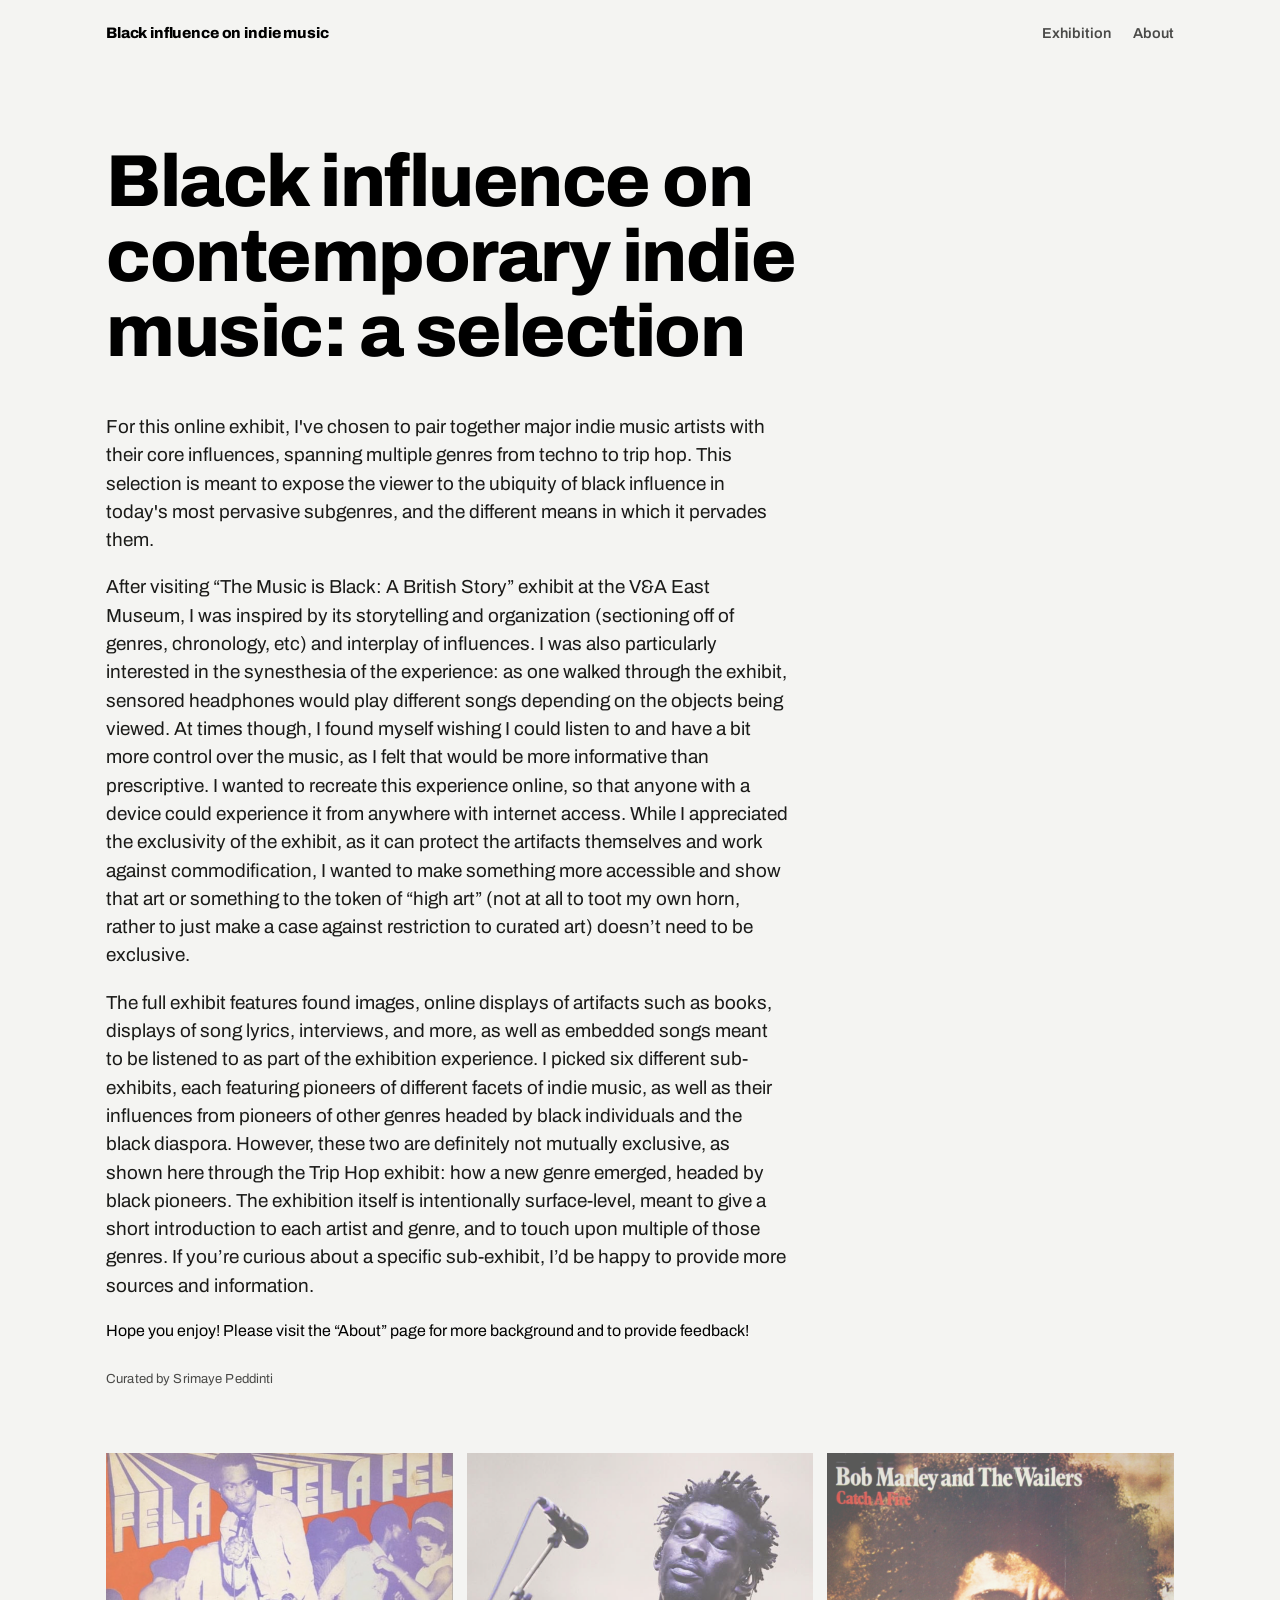
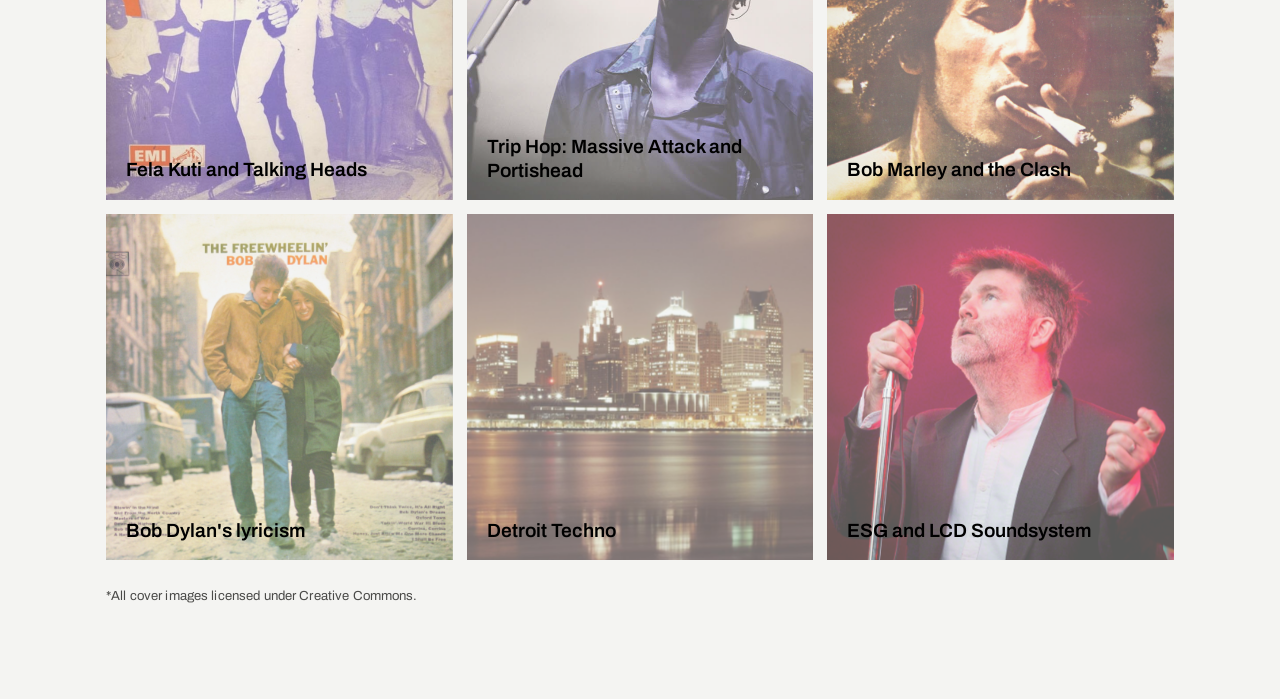
<file: index.html>
<!DOCTYPE html>
<html lang="en">
<head>
  <meta charset="UTF-8" />
  <meta name="viewport" content="width=device-width, initial-scale=1.0" />
  <title>Black influence on contemporary indie music: a selection</title>

  <link rel="preconnect" href="https://fonts.googleapis.com" />
  <link rel="preconnect" href="https://fonts.gstatic.com" crossorigin />
  <link href="https://fonts.googleapis.com/css2?family=Archivo:wght@400;500;600;800&display=swap" rel="stylesheet" />

  <link rel="stylesheet" href="index.css" />
</head>

<body>
  <nav class="nav">
    <a class="nav__brand" href="index.html">Black influence on indie music</a>
    <div class="nav__links">
      <a href="index.html">Exhibition</a>
      <a href="about.html">About</a>
    </div>
  </nav>
  <div class="wrap">

    <header class="masthead">
      <h1>Black influence on contemporary indie music: a selection</h1>

      <p class="lede">
        For this online exhibit, I've chosen to pair together major indie music
        artists with their core influences, spanning multiple genres from techno
        to trip hop. This selection is meant to expose the viewer to the ubiquity
        of black influence in today's most pervasive subgenres, and the different
        means in which it pervades them.
      </p>

      <p class="lede">
        After visiting “The Music is Black: A British Story” exhibit at the V&A East Museum, I was inspired by its storytelling and organization (sectioning off of genres, chronology, etc) and interplay of influences. I was also particularly interested in the synesthesia of the experience: as one walked through the exhibit, sensored headphones would play different songs depending on the objects being viewed. At times though, I found myself wishing I could listen to and have a bit more control over the music, as I felt that would be more informative than prescriptive. I wanted to recreate this experience online, so that anyone with a device could experience it from anywhere with internet access. While I appreciated the exclusivity of the exhibit, as it can protect the artifacts themselves and work against commodification, I wanted to make something more accessible and show that art or something to the token of “high art” (not at all to toot my own horn, rather to just make a case against restriction to curated art) doesn’t need to be exclusive.  
      </p>

      <p class="lede">
      The full exhibit features found images, online displays of artifacts such as books, displays of song lyrics, interviews, and more, as well as embedded songs meant to be listened to 
        as part of the exhibition experience. 

      I picked six different sub-exhibits, each featuring pioneers of different facets of indie music, as well as their influences from pioneers of other genres headed by black individuals and the black diaspora. However, these two are definitely not mutually exclusive, as shown here through the Trip Hop exhibit: how a new genre emerged, headed by black pioneers.

      The exhibition itself is intentionally surface-level, meant to give a short introduction to each artist and genre, and to touch upon multiple of those genres. If you’re curious about a specific sub-exhibit, I’d be happy to provide more sources and information.

      </p>

      <p class="lede">

      </p>
      Hope you enjoy! Please visit the “About” page for more background and to provide feedback! 
      <p class="credit">Curated by Srimaye Peddinti</p>
      
    </header>

    <main>
      <!--
        To use a real photo, change the --img value from the placeholder gradient to:
            --img: url('images/your-photo.jpg')
      -->
      <div class="grid">

        <a class="tile"
           href="fela-kuti-talking-heads.html"
           style="--img: url('images/fela_kuti.jpg');">
          <span class="tile__media"></span>
          <span class="tile__caption">Fela Kuti and Talking Heads</span>
        </a>

        <a class="tile"
           href="trip-hop.html"
           style="--img: url('images/massive_attack.jpg');">
          <span class="tile__media"></span>
          <span class="tile__caption">Trip Hop: Massive Attack and Portishead</span>
        </a>

        <a class="tile"
           href="bob-marley-the-clash.html"
           style="--img: url('images/marley.jpg');">
          <span class="tile__media"></span>
          <span class="tile__caption">Bob Marley and the Clash</span>
        </a>

        <a class="tile"
           href="bob-dylan.html"
           style="--img: url('images/bobdylan.jpg');">
          <span class="tile__media"></span>
          <span class="tile__caption">Bob Dylan's lyricism</span>
        </a>

        <a class="tile"
           href="detroit-techno.html"
           style="--img: url('images/detroit.jpg');">
          <span class="tile__media"></span>
          <span class="tile__caption">Detroit Techno</span>
        </a>

        <a class="tile"
           href="lcd-soundsystem.html"
           style="--img: url('images/lcdsoundsystem.jpg');">
          <span class="tile__media"></span>
          <span class="tile__caption">ESG and LCD Soundsystem</span>
        </a>

      </div>
      <p class="credit">*All cover images licensed under Creative Commons.</p>
    </main>

  </div>
</body>
</html>
</file>
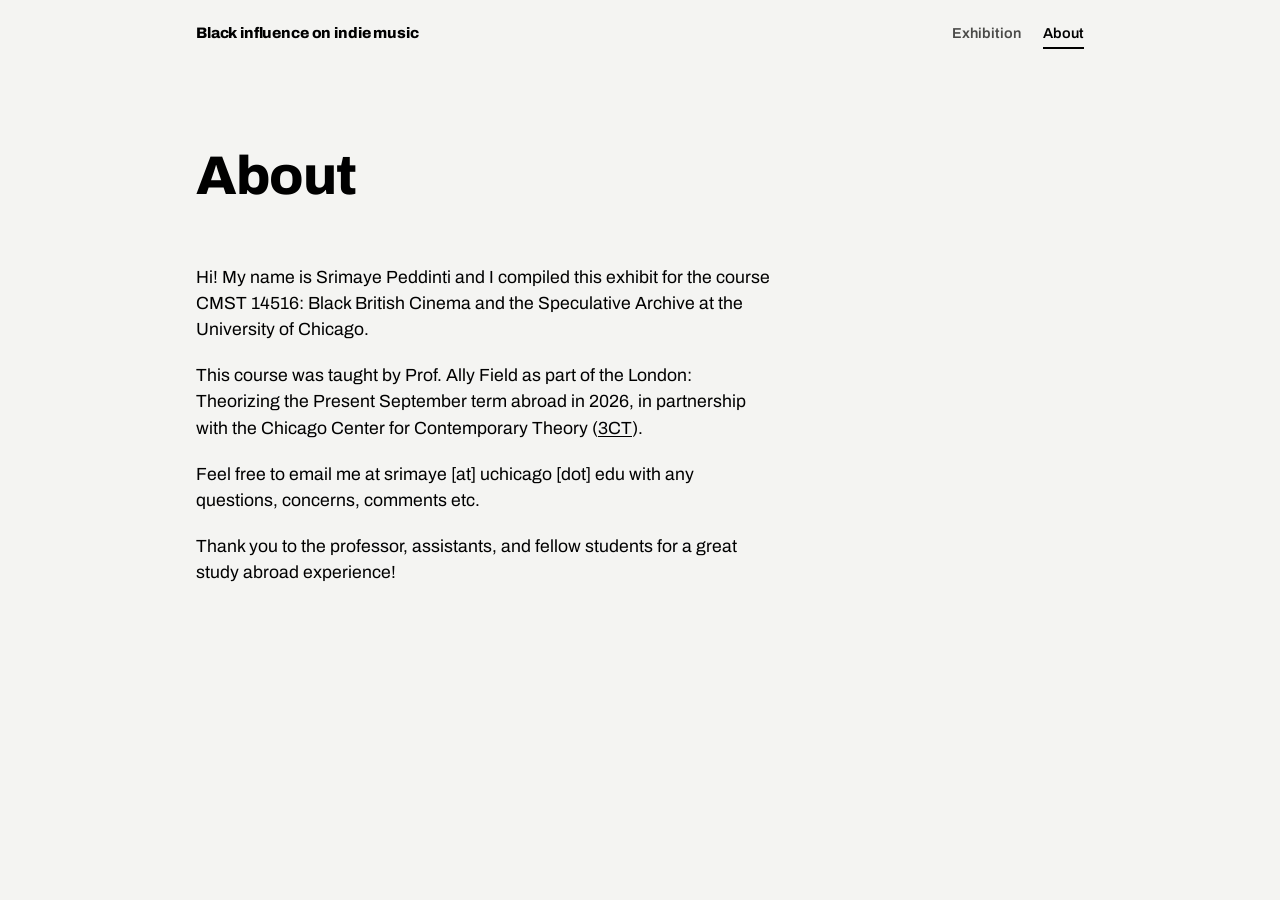
<file: about.html>
<!DOCTYPE html>
<html lang="en">
<head>
  <meta charset="UTF-8" />
  <meta name="viewport" content="width=device-width, initial-scale=1.0" />
  <title>About — Black influence on contemporary indie music</title>

  <link rel="preconnect" href="https://fonts.googleapis.com" />
  <link rel="preconnect" href="https://fonts.gstatic.com" crossorigin />
  <link href="https://fonts.googleapis.com/css2?family=Archivo:wght@400;500;600;800&display=swap" rel="stylesheet" />

  <link rel="stylesheet" href="index.css" />
</head>

<body class="exhibit-page">

  <nav class="nav">
    <a class="nav__brand" href="index.html">Black influence on indie music</a>
    <div class="nav__links">
      <a href="index.html">Exhibition</a>
      <a href="about.html" aria-current="page">About</a>
    </div>
  </nav>

  <div class="wrap">
    <header class="exhibit-head">
      <h1>About</h1>
    </header>

    <div class="prose">
      <p>
        Hi! My name is Srimaye Peddinti and I compiled this exhibit for the course
        CMST 14516: Black British Cinema and the Speculative Archive at the
        University of Chicago.
      </p>
      <p>
        This course was taught by Prof. Ally Field as part of the London:
        Theorizing the Present September term abroad in 2026, in partnership with
        the Chicago Center for Contemporary Theory
        (<a href="https://ccct.uchicago.edu/">3CT</a>).
      </p>
      <p>
        Feel free to email me at srimaye [at] uchicago [dot] edu with any
        questions, concerns, comments etc.
      </p>
      <p>
        Thank you to the professor, assistants, and fellow students for a great
        study abroad experience!
      </p>
    </div>
  </div>

</body>
</html>
</file>
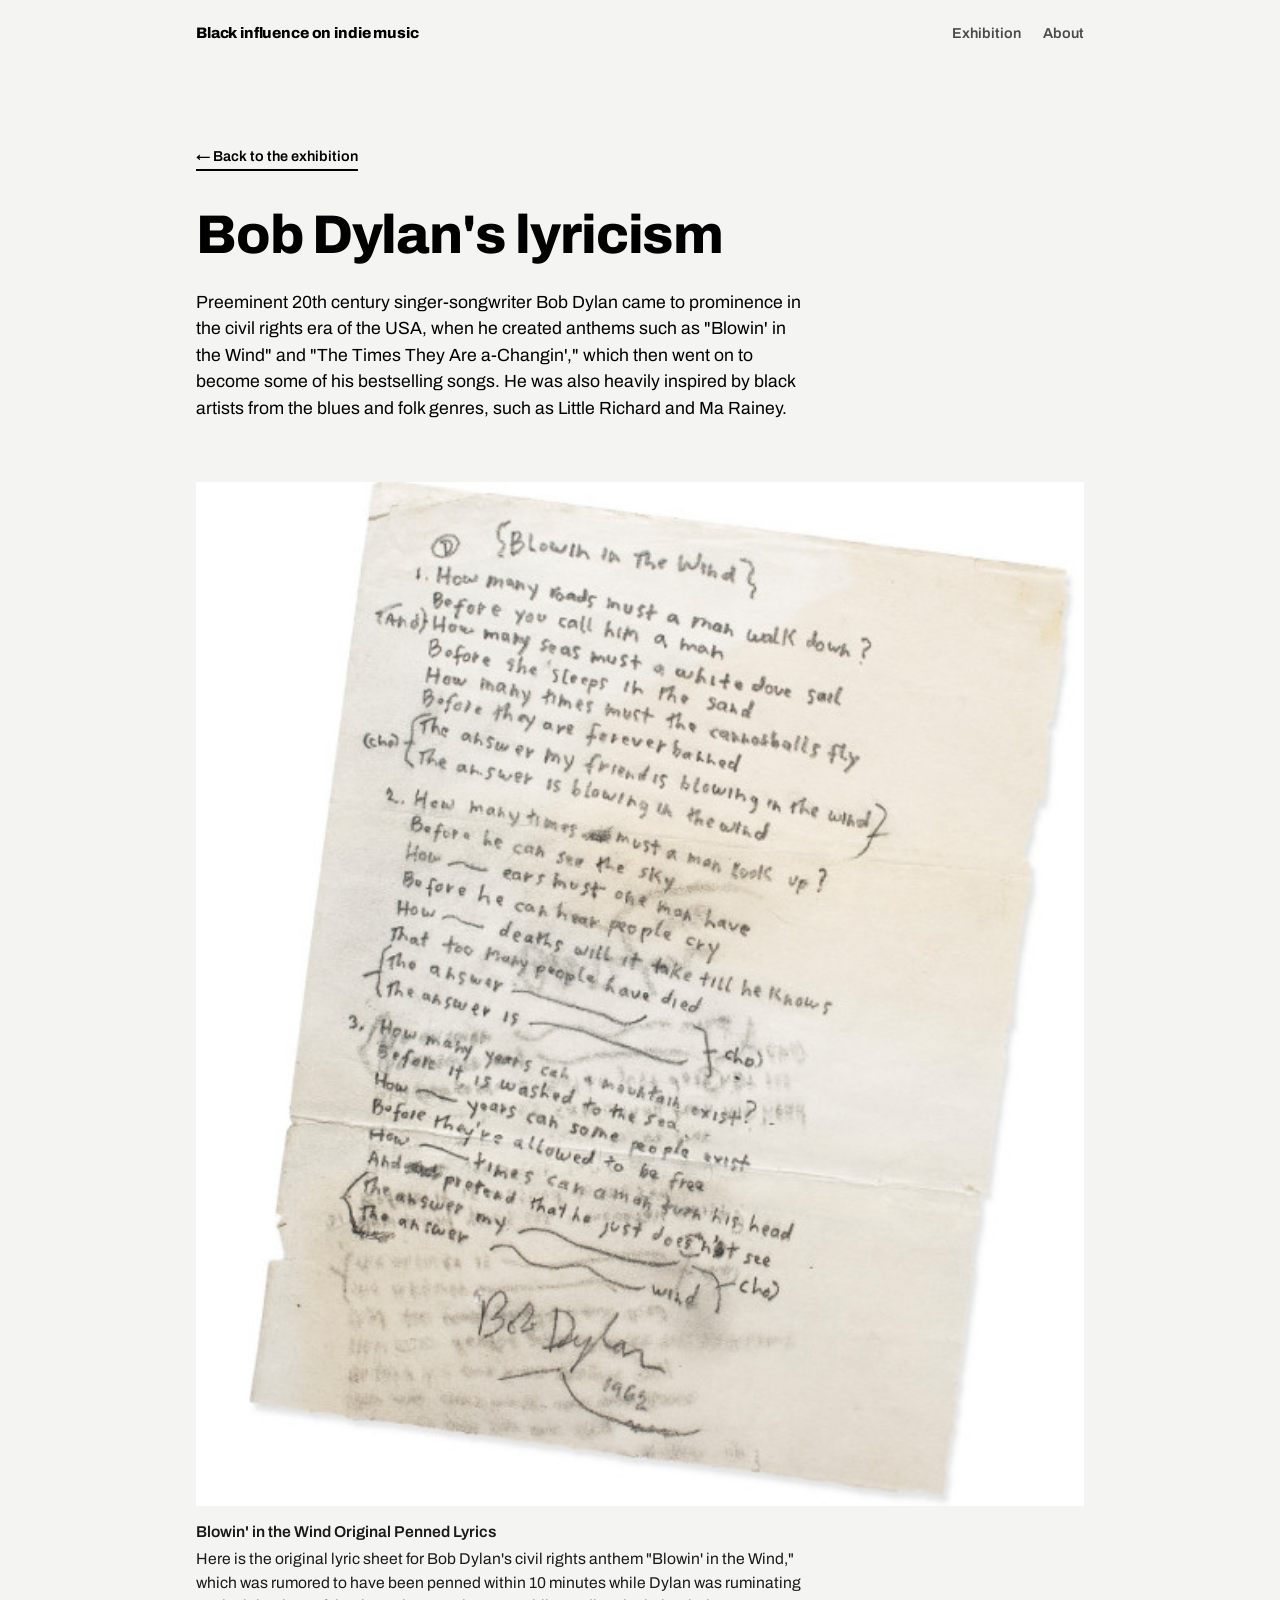
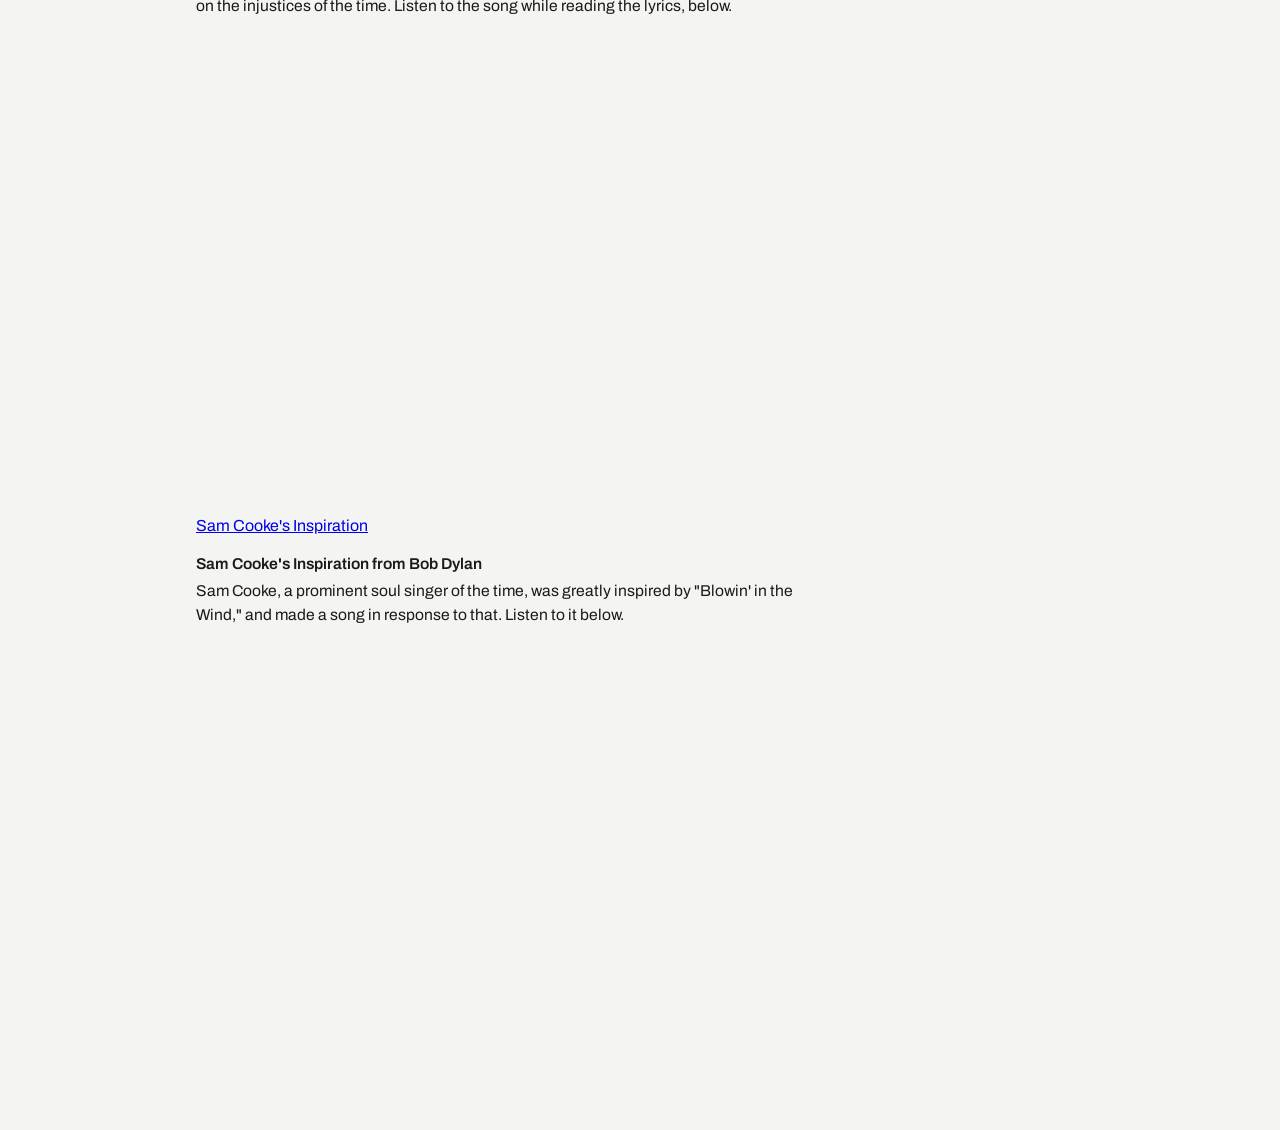
<file: bob-dylan.html>
<!DOCTYPE html>
<html lang="en">
<head>
  <meta charset="UTF-8" />
  <meta name="viewport" content="width=device-width, initial-scale=1.0" />
  <!-- EDIT ME: set the pairing name -->
  <title>Bob Dylan's lyricism — Black influence on contemporary indie music</title>

  <link rel="preconnect" href="https://fonts.googleapis.com" />
  <link rel="preconnect" href="https://fonts.gstatic.com" crossorigin />
  <link href="https://fonts.googleapis.com/css2?family=Archivo:wght@400;500;600;800&display=swap" rel="stylesheet" />

  <link rel="stylesheet" href="index.css" />
</head>

<!-- the class here narrows the page width for reading -->
<body class="exhibit-page">
  <nav class="nav">
    <a class="nav__brand" href="index.html">Black influence on indie music</a>
    <div class="nav__links">
      <a href="index.html">Exhibition</a>
      <a href="about.html">About</a>
    </div>
  </nav>
  <div class="wrap">

    <a class="back" href="index.html">← Back to the exhibition</a>

    <header class="exhibit-head">
      <!-- EDIT ME -->
      <h1>Bob Dylan's lyricism</h1>
      <p>
        Preeminent 20th century singer-songwriter Bob Dylan came to prominence in the civil rights era of the USA, when he created anthems
        such as "Blowin' in the Wind" and "The Times They Are a-Changin'," which then went on to become some of his bestselling songs.
        He was also heavily inspired by black artists from the blues and folk genres, such as Little Richard and Ma Rainey.
      </p>
    </header>

    <div class="artifacts">

      <figure>
        <!-- Replace with:  <img src="images/artifact-1.jpg" alt="description"> -->
        <img src="images/blowinwind.jpg" alt="Blowin' in the Wind Original Penned Lyrics">
        <figcaption>
          <span class="cap-title">Blowin' in the Wind Original Penned Lyrics</span>
          Here is the original lyric sheet for Bob Dylan's civil rights anthem "Blowin' in the Wind," which was rumored to have been
          penned within 10 minutes while Dylan was ruminating on the injustices of the time. Listen to the song while reading the lyrics, below.
        </figcaption>
      </figure>
      <iframe data-testid="embed-iframe" style="border-radius:12px" src="https://open.spotify.com/embed/track/18GiV1BaXzPVYpp9rmOg0E?utm_source=generator&si=6e4f66c5276841d2" width="100%" height="352" frameBorder="0" allowfullscreen="" allow="autoplay; clipboard-write; encrypted-media; fullscreen; picture-in-picture" loading="lazy"></iframe>
      
      
      <figure>
        <a href="https://www.npr.org/2014/02/01/268995033/sam-cooke-and-the-song-that-almost-scared-him">Sam Cooke's Inspiration</a>
        <figcaption>
          <span class="cap-title">Sam Cooke's Inspiration from Bob Dylan</span>
          Sam Cooke, a prominent soul singer of the time, was greatly inspired by "Blowin' in the Wind," and made a song in response to that.
          Listen to it below.
        </figcaption>
      </figure>
      <iframe data-testid="embed-iframe" style="border-radius:12px" src="https://open.spotify.com/embed/track/0YfOnJWqmAKaUvEL1QcNop?utm_source=generator&si=0b293d1193294d7c" width="100%" height="352" frameBorder="0" allowfullscreen="" allow="autoplay; clipboard-write; encrypted-media; fullscreen; picture-in-picture" loading="lazy"></iframe>


    </div>

  </div>
</body>
</html>
</file>
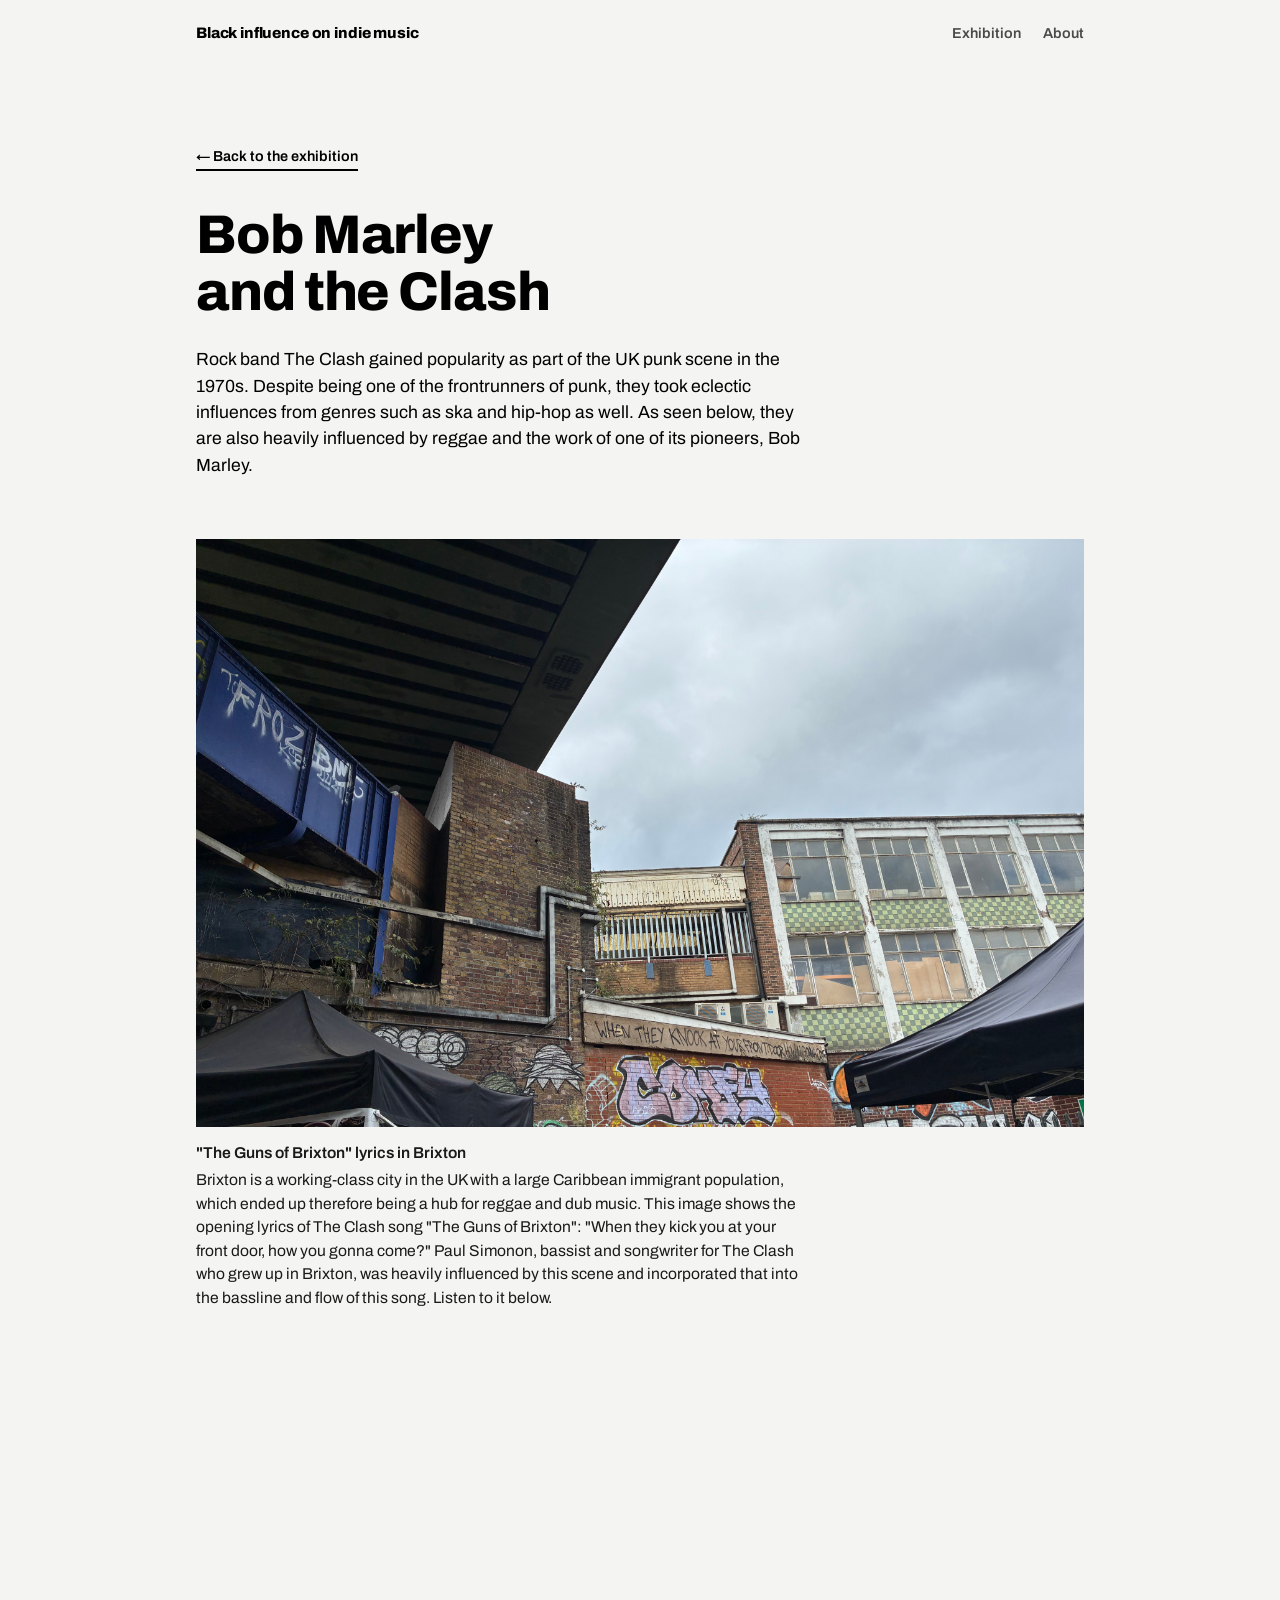
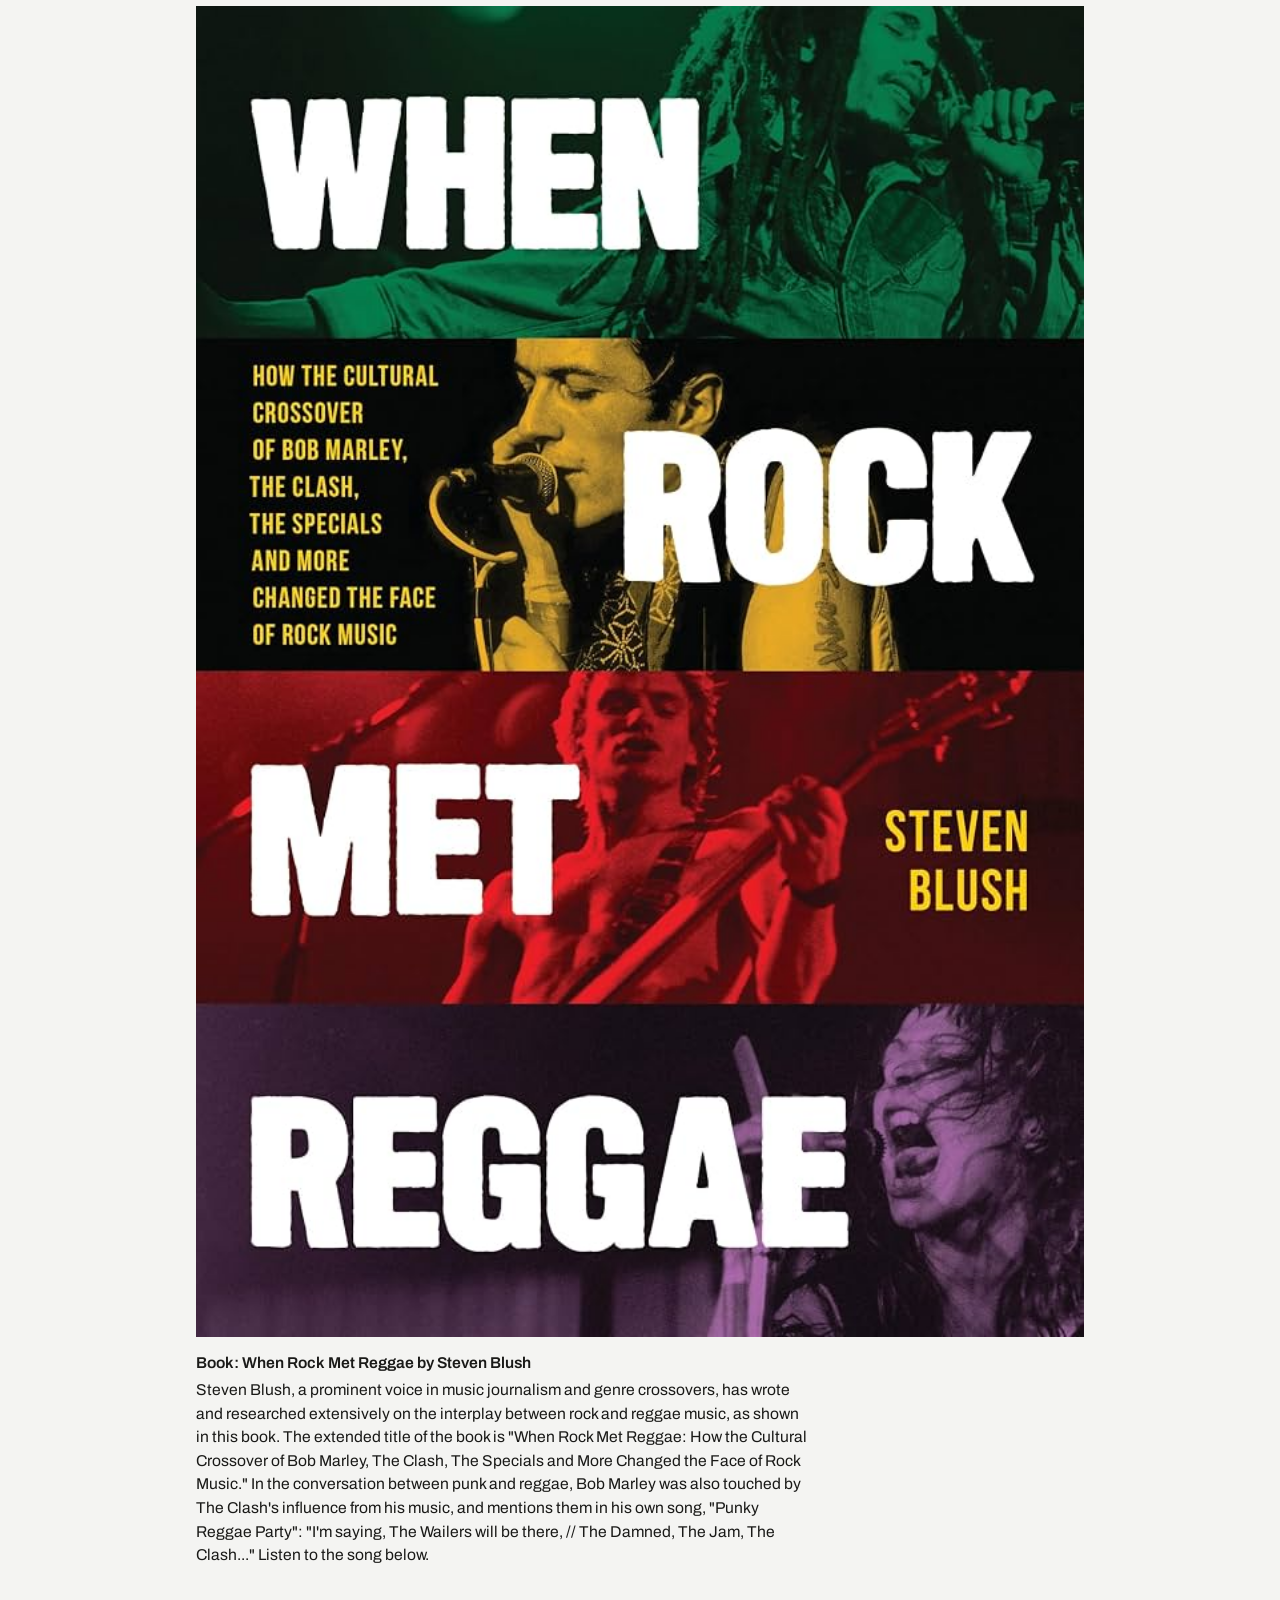
<file: bob-marley-the-clash.html>
<!DOCTYPE html>
<html lang="en">
<head>
  <meta charset="UTF-8" />
  <meta name="viewport" content="width=device-width, initial-scale=1.0" />
  <!-- EDIT ME: set the pairing name -->
  <title>Bob Marley and the Clash - Black influence on contemporary indie music</title>

  <link rel="preconnect" href="https://fonts.googleapis.com" />
  <link rel="preconnect" href="https://fonts.gstatic.com" crossorigin />
  <link href="https://fonts.googleapis.com/css2?family=Archivo:wght@400;500;600;800&display=swap" rel="stylesheet" />

  <link rel="stylesheet" href="index.css" />
</head>

<!-- the class here narrows the page width for reading -->
<body class="exhibit-page">
  <nav class="nav">
    <a class="nav__brand" href="index.html">Black influence on indie music</a>
    <div class="nav__links">
      <a href="index.html">Exhibition</a>
      <a href="about.html">About</a>
    </div>
  </nav>
  <div class="wrap">

    <a class="back" href="index.html">← Back to the exhibition</a>

    <header class="exhibit-head">
      <h1>Bob Marley and the Clash</h1>
      <p>
        Rock band The Clash gained popularity as part of the UK punk scene in the 1970s. 
        Despite being one of the frontrunners of punk, they took eclectic influences from genres such as ska and hip-hop as well. 
        As seen below, they are also heavily influenced by reggae and the work of one of its pioneers, Bob Marley.
      </p>
    </header>

    <div class="artifacts">

      <figure>
        <!-- Replace with:  <img src="images/artifact-1.jpg" alt="description"> -->
        <img src="images/IMG_0646.jpeg" alt="The Clash song 'The Guns of Brixton' lyrics written on Brixton building">
        <figcaption>
          <span class="cap-title">"The Guns of Brixton" lyrics in Brixton</span>
          Brixton is a working-class city in the UK with a large Caribbean immigrant population, which ended up therefore being a 
          hub for reggae and dub music. This image shows the opening lyrics of The Clash song "The Guns of Brixton": 
          "When they kick you at your front door, how you gonna come?" 
          
          Paul Simonon, bassist and songwriter for The Clash who grew up in Brixton, was heavily influenced by this
          scene and incorporated that into the bassline and flow of this song. Listen to it below.
        </figcaption>
      </figure>
      <iframe data-testid="embed-iframe" style="border-radius:12px" src="https://open.spotify.com/embed/track/1d0RJmZXAncCnTYHFlhaj4?utm_source=generator&si=a2ae1f7d195f433e" width="100%" height="152" frameBorder="0" allowfullscreen="" allow="autoplay; clipboard-write; encrypted-media; fullscreen; picture-in-picture" loading="lazy"></iframe>
      
      <figure>
        <img src="images/rockmetreggae.jpg" alt="Book: When Rock Met Reggae">        
        <figcaption>
          <span class="cap-title">Book: When Rock Met Reggae by Steven Blush</span>
          Steven Blush, a prominent voice in music journalism and genre crossovers, has wrote and researched extensively on the interplay
          between rock and reggae music, as shown in this book. The extended title of the book is "When Rock Met Reggae: How the Cultural Crossover of Bob Marley, The Clash, The Specials and More Changed the Face of Rock Music."
          In the conversation between punk and reggae, Bob Marley was also touched by The Clash's influence from his music, and mentions them in his own song,
          "Punky Reggae Party": "I'm saying, The Wailers will be there, // The Damned, The Jam, The Clash..." Listen to the song below.
        </figcaption>
      </figure>
      <iframe data-testid="embed-iframe" style="border-radius:12px" src="https://open.spotify.com/embed/track/1WgOedf4pKmgepml1CMW6o?utm_source=generator&si=89748b076828499e" width="100%" height="152" frameBorder="0" allowfullscreen="" allow="autoplay; clipboard-write; encrypted-media; fullscreen; picture-in-picture" loading="lazy"></iframe>


    </div>

  </div>
</body>
</html>
</file>
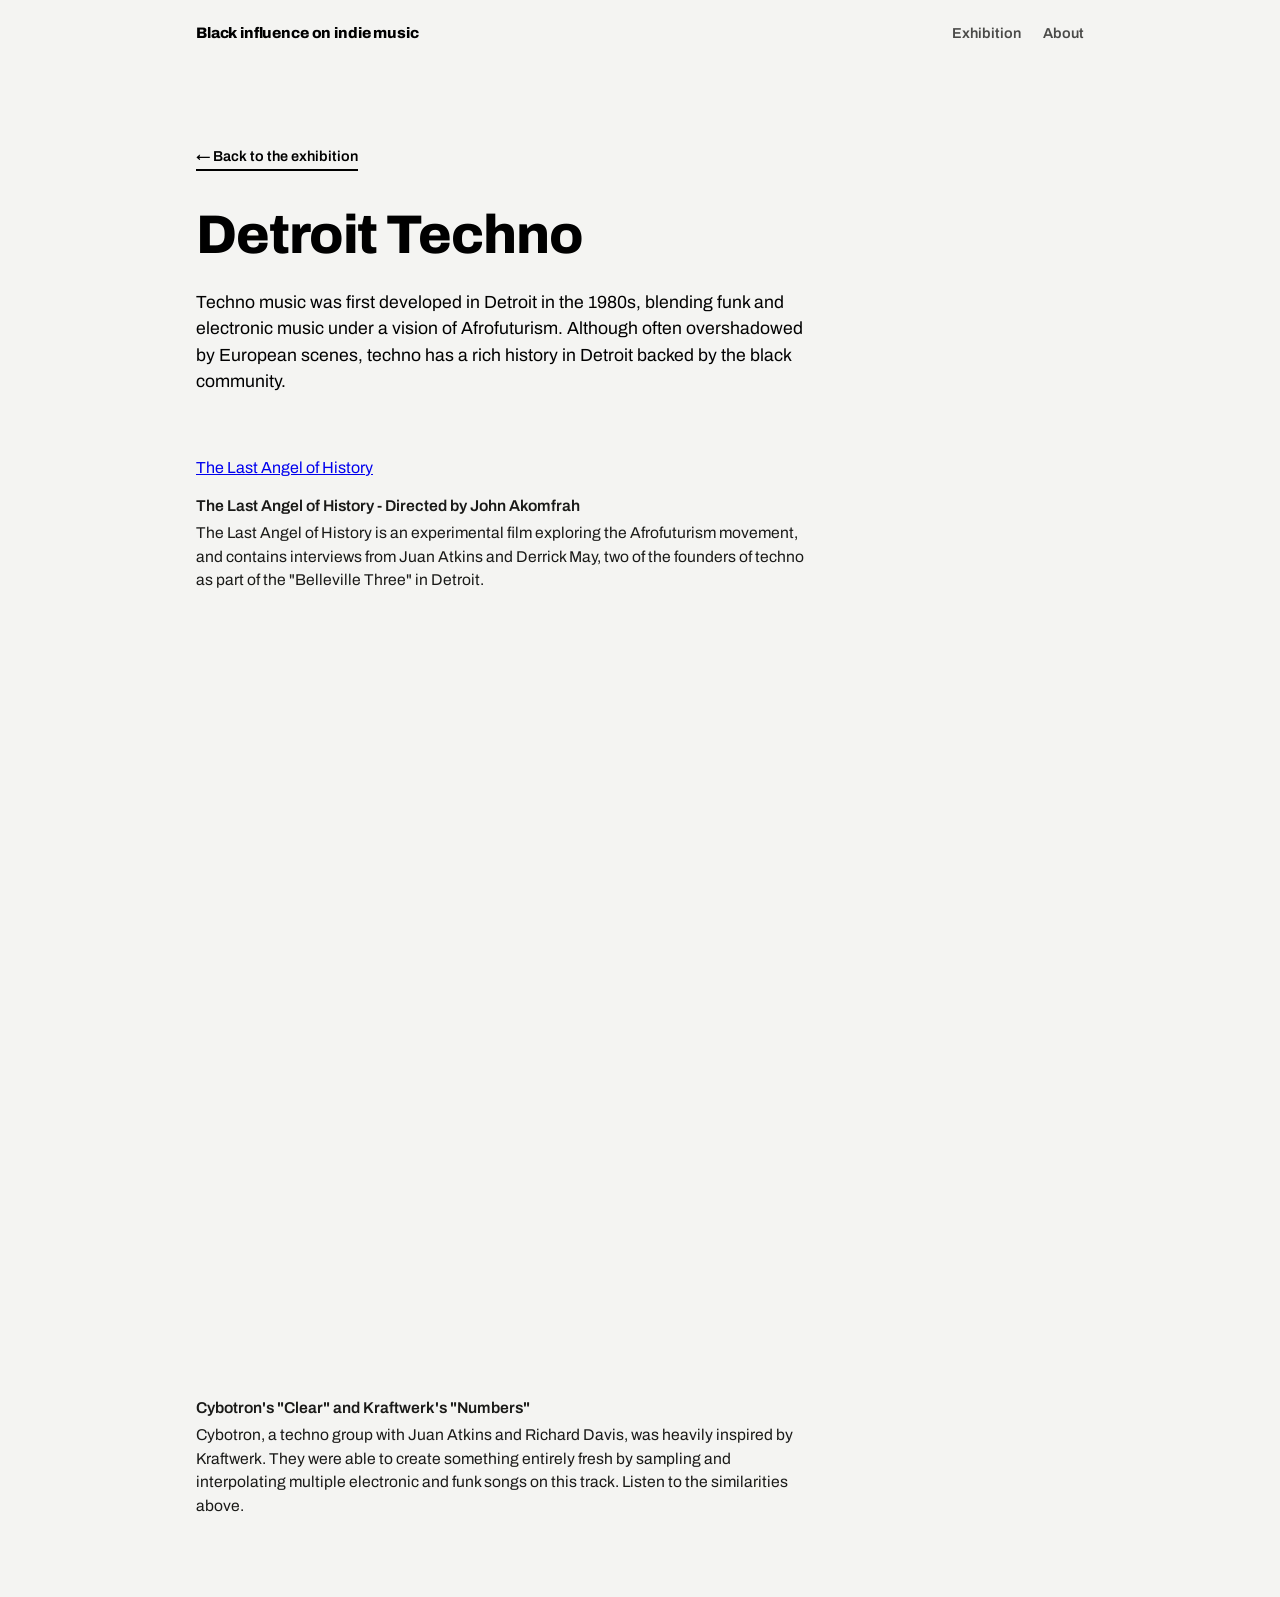
<file: detroit-techno.html>
<!DOCTYPE html>
<html lang="en">
<head>
  <meta charset="UTF-8" />
  <meta name="viewport" content="width=device-width, initial-scale=1.0" />
  <!-- EDIT ME: set the pairing name -->
  <title>Detroit Techno — Black influence on contemporary indie music</title>

  <link rel="preconnect" href="https://fonts.googleapis.com" />
  <link rel="preconnect" href="https://fonts.gstatic.com" crossorigin />
  <link href="https://fonts.googleapis.com/css2?family=Archivo:wght@400;500;600;800&display=swap" rel="stylesheet" />

  <link rel="stylesheet" href="index.css" />
</head>

<!-- the class here narrows the page width for reading -->
<body class="exhibit-page">
  <nav class="nav">
    <a class="nav__brand" href="index.html">Black influence on indie music</a>
    <div class="nav__links">
      <a href="index.html">Exhibition</a>
      <a href="about.html">About</a>
    </div>
  </nav>
  <div class="wrap">

    <a class="back" href="index.html">← Back to the exhibition</a>

    <header class="exhibit-head">
      <!-- EDIT ME -->
      <h1>Detroit Techno</h1>
      <p>
        Techno music was first developed in Detroit in the 1980s, blending funk and electronic music under a vision of Afrofuturism.
        Although often overshadowed by European scenes, techno has a rich history in Detroit backed by the black community.
      </p>
    </header>

    <div class="artifacts">

      <figure>
        <a href="https://uchicago.hosted.panopto.com/Panopto/Pages/Viewer.aspx?id=aba5e1ee-9ec9-4805-aa3a-b4640132f510">The Last Angel of History</a>
        <figcaption>
          <span class="cap-title">The Last Angel of History - Directed by John Akomfrah</span>
          The Last Angel of History is an experimental film exploring the Afrofuturism movement, and contains interviews from Juan Atkins and Derrick May,
          two of the founders of techno as part of the "Belleville Three" in Detroit.
        </figcaption>
      </figure>

      <figure>
        <iframe data-testid="embed-iframe" style="border-radius:12px" src="https://open.spotify.com/embed/track/2SAxKE5inx2L97qM3rfrr5?utm_source=generator&si=f5e1b900be5c4ad3" width="100%" height="352" frameBorder="0" allowfullscreen="" allow="autoplay; clipboard-write; encrypted-media; fullscreen; picture-in-picture" loading="lazy"></iframe>
        <iframe data-testid="embed-iframe" style="border-radius:12px" src="https://open.spotify.com/embed/track/7l6zV8bdJs6LtYMdjAn2BJ?utm_source=generator&si=927ecd7aae6f4d48" width="100%" height="352" frameBorder="0" allowfullscreen="" allow="autoplay; clipboard-write; encrypted-media; fullscreen; picture-in-picture" loading="lazy"></iframe>
        <figcaption>
          <span class="cap-title">Cybotron's "Clear" and Kraftwerk's "Numbers"</span>
          Cybotron, a techno group with Juan Atkins and Richard Davis, was heavily inspired by Kraftwerk. 
          They were able to create something entirely fresh by sampling and interpolating multiple electronic and funk songs on this track.
          Listen to the similarities above.
        </figcaption>
      </figure>

    </div>

  </div>
</body>
</html>
</file>
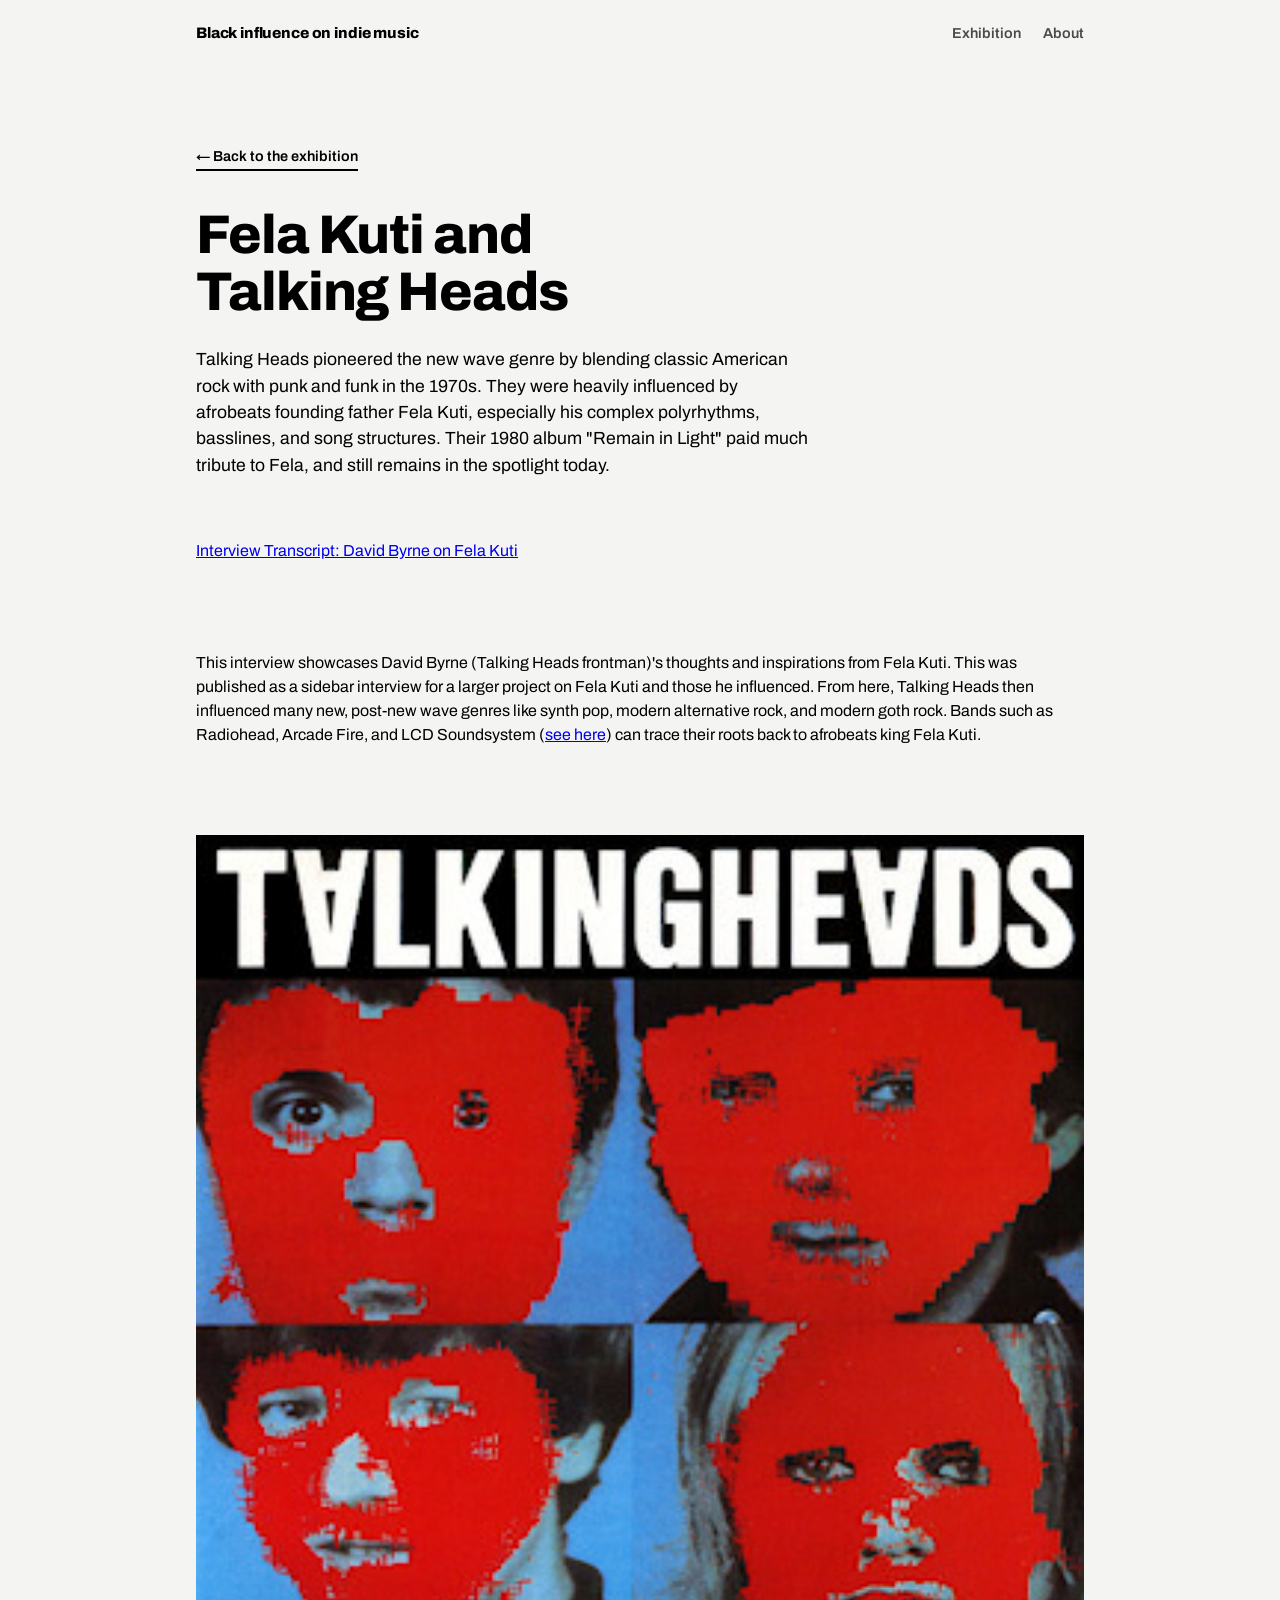
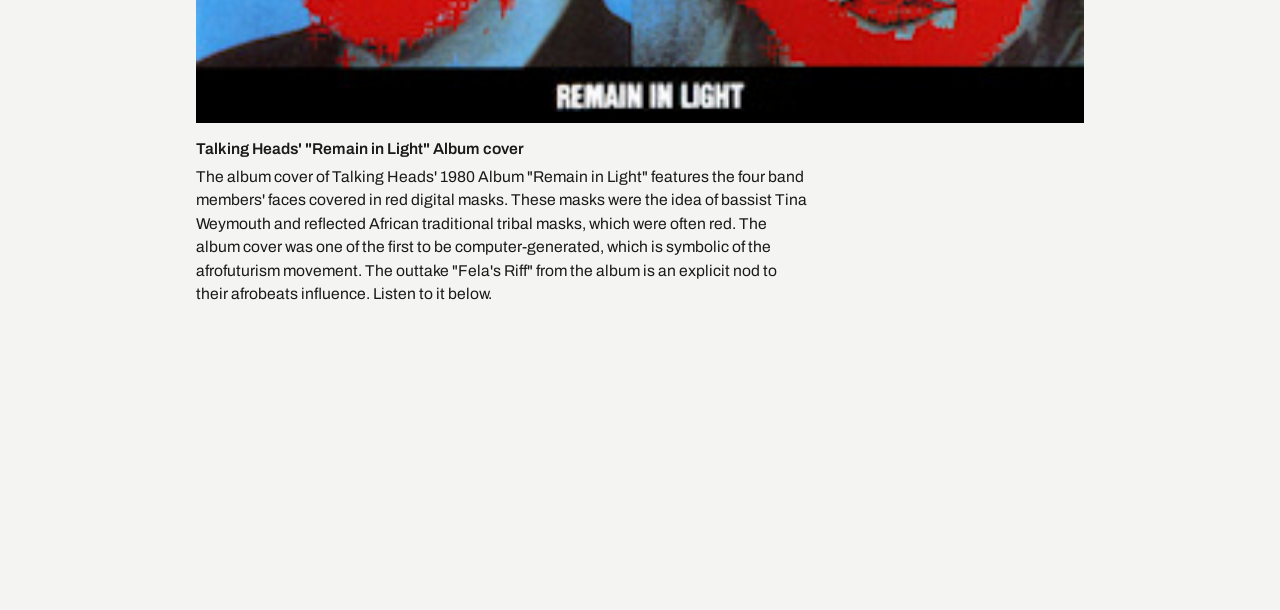
<file: fela-kuti-talking-heads.html>
<!DOCTYPE html>
<html lang="en">
<head>
  <meta charset="UTF-8" />
  <meta name="viewport" content="width=device-width, initial-scale=1.0" />
  <!-- EDIT ME: set the pairing name -->
  <title>Fela Kuti and Talking Heads — Black influence on contemporary indie music</title>

  <link rel="preconnect" href="https://fonts.googleapis.com" />
  <link rel="preconnect" href="https://fonts.gstatic.com" crossorigin />
  <link href="https://fonts.googleapis.com/css2?family=Archivo:wght@400;500;600;800&display=swap" rel="stylesheet" />

  <link rel="stylesheet" href="index.css" />
</head>

<!-- the class here narrows the page width for reading -->
<body class="exhibit-page">
  <nav class="nav">
    <a class="nav__brand" href="index.html">Black influence on indie music</a>
    <div class="nav__links">
      <a href="index.html">Exhibition</a>
      <a href="about.html">About</a>
    </div>
  </nav>
  <div class="wrap">

    <a class="back" href="index.html">← Back to the exhibition</a>

    <header class="exhibit-head">
      <!-- EDIT ME -->
      <h1>Fela Kuti and Talking Heads</h1>
      <p>
        Talking Heads pioneered the new wave genre by blending classic American rock with punk and funk in the 1970s.
        They were heavily influenced by afrobeats founding father Fela Kuti, especially his complex polyrhythms, basslines,
        and song structures. Their 1980 album "Remain in Light" paid much tribute to Fela, and still remains in the spotlight today.
      </p>
    </header>

    <div class="artifacts">
      <a href="https://arthurmag.com/2009/11/03/david-byrne-on-fela-kuti-1999/">Interview Transcript: David Byrne on Fela Kuti</a>
      <p>This interview showcases David Byrne (Talking Heads frontman)'s thoughts and inspirations from Fela Kuti.
      This was published as a sidebar interview for a larger project on Fela Kuti and those he influenced. 
      From here, Talking Heads then influenced many new, post-new wave genres like synth pop, modern alternative rock, and modern goth rock.
      Bands such as Radiohead, Arcade Fire, and LCD Soundsystem (<a href="https://srimayep.github.io/cmst14516final/lcd-soundsystem.html">see here</a>) can trace their roots back to afrobeats king Fela Kuti.</p>
      
      <figure>
        <!-- Replace with:  <img src="images/artifact-1.jpg" alt="description"> -->
        <img src="images/remaininlight.jpg" alt="Talking Heads 'Remain in Light' Album Cover">
        <figcaption>
          <span class="cap-title">Talking Heads' "Remain in Light" Album cover</span>
          The album cover of Talking Heads' 1980 Album "Remain in Light" features the four band members' faces covered in red digital masks.
          These masks were the idea of bassist Tina Weymouth and reflected African traditional tribal masks, which were often red.
          The album cover was one of the first to be computer-generated, which is symbolic of the afrofuturism movement. The outtake "Fela's Riff"
          from the album is an explicit nod to their afrobeats influence. Listen to it below.
        </figcaption>
      </figure>

      <iframe data-testid="embed-iframe" style="border-radius:12px" src="https://open.spotify.com/embed/track/0Q4O6v2akT3RfkNxCt522f?utm_source=generator&si=8ff1c6bd4c204330" width="100%" height="152" frameBorder="0" allowfullscreen="" allow="autoplay; clipboard-write; encrypted-media; fullscreen; picture-in-picture" loading="lazy"></iframe>

    </div>

  </div>
</body>
</html>
</file>
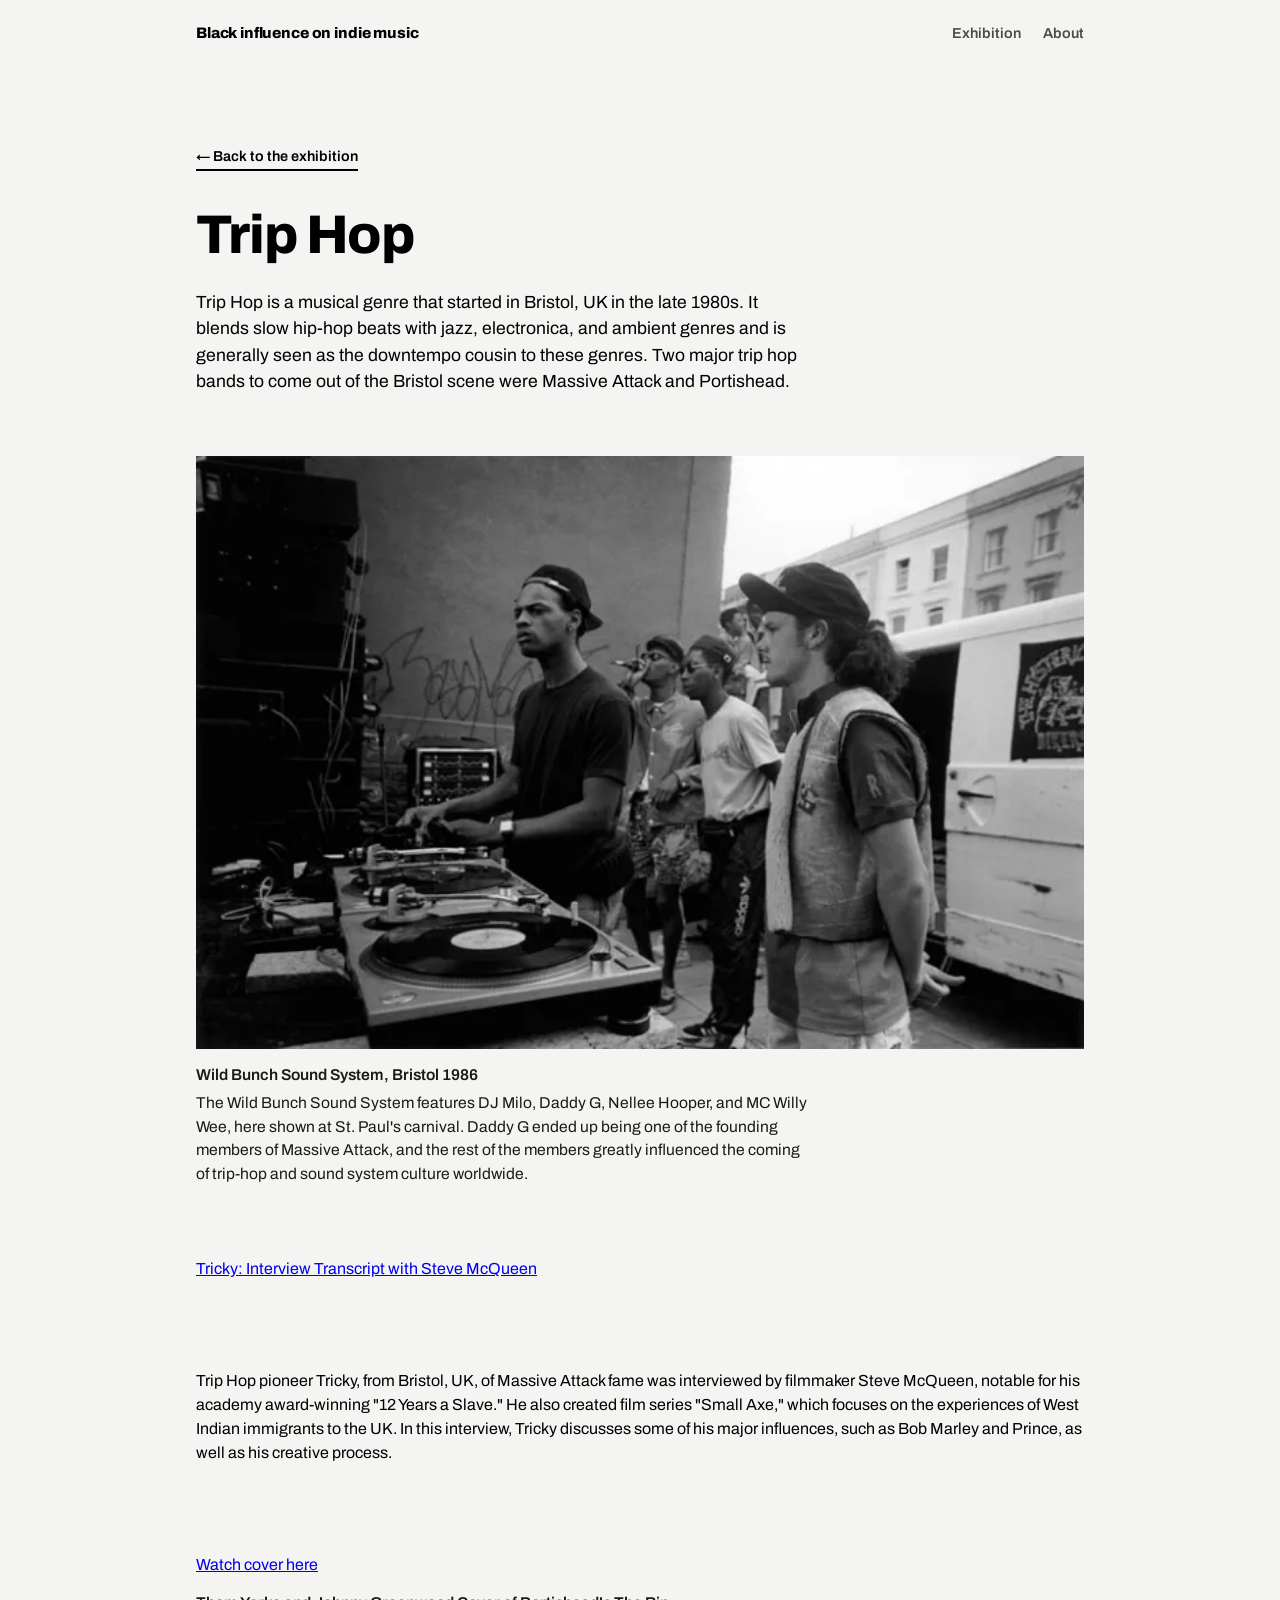
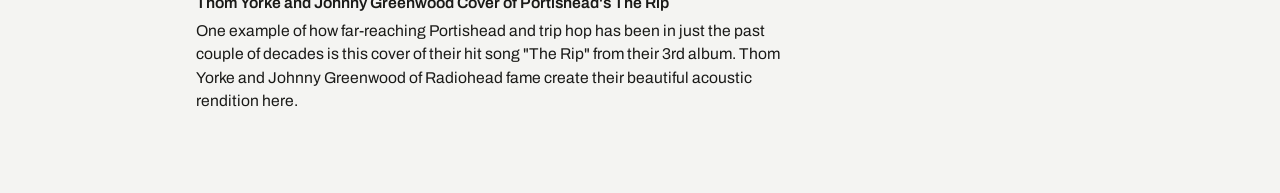
<file: trip-hop.html>
<!DOCTYPE html>
<html lang="en">
<head>
  <meta charset="UTF-8" />
  <meta name="viewport" content="width=device-width, initial-scale=1.0" />
  <!-- EDIT ME: set the pairing name -->
  <title>Trip Hop — Black influence on contemporary indie music</title>

  <link rel="preconnect" href="https://fonts.googleapis.com" />
  <link rel="preconnect" href="https://fonts.gstatic.com" crossorigin />
  <link href="https://fonts.googleapis.com/css2?family=Archivo:wght@400;500;600;800&display=swap" rel="stylesheet" />

  <link rel="stylesheet" href="index.css" />
</head>

<!-- the class here narrows the page width for reading -->
<body class="exhibit-page">
  <nav class="nav">
    <a class="nav__brand" href="index.html">Black influence on indie music</a>
    <div class="nav__links">
      <a href="index.html">Exhibition</a>
      <a href="about.html">About</a>
    </div>
  </nav>
  <div class="wrap">

    <a class="back" href="index.html">← Back to the exhibition</a>

    <header class="exhibit-head">
      <!-- EDIT ME -->
      <h1>Trip Hop</h1>
      <p>
        Trip Hop is a musical genre that started in Bristol, UK in the late 1980s. It blends slow hip-hop beats with jazz, electronica, and ambient genres 
        and is generally seen as the downtempo cousin to these genres. Two major trip hop bands to come out of the Bristol scene were
        Massive Attack and Portishead. 
      </p>
    </header>

    <div class="artifacts">
      <figure>
        <img src="images/wildbunch.jpg" alt="Wild Bunch Sound System, Bristol 1986">
        <figcaption>
          <span class="cap-title">Wild Bunch Sound System, Bristol 1986</span>
          The Wild Bunch Sound System features DJ Milo, Daddy G, Nellee Hooper, and MC Willy Wee, here shown at St. Paul's carnival.
          Daddy G ended up being one of the founding members of Massive Attack, and the rest of the members greatly influenced the coming
          of trip-hop and sound system culture worldwide. 
        </figcaption>
      </figure>
      <a href="https://www.showstudio.com/projects/interview/interview_tricky">Tricky: Interview Transcript with Steve McQueen</a>
      <p>Trip Hop pioneer Tricky, from Bristol, UK, of Massive Attack fame was interviewed by filmmaker Steve McQueen, notable for his academy award-winning
      "12 Years a Slave." He also created film series "Small Axe," which focuses on the experiences of West Indian immigrants to the UK.
      In this interview, Tricky discusses some of his major influences, such as Bob Marley and Prince, as well as his creative process. </p>
      
      <figure>
        <!-- Replace with:  <img src="images/artifact-1.jpg" alt="description"> -->

        <a href=="https://www.youtube.com/watch?v=UuFQ2Goux3c">Watch cover here</a>
        <figcaption>
          <span class="cap-title">Thom Yorke and Johnny Greenwood Cover of Portishead's The Rip</span>
          One example of how far-reaching Portishead and trip hop has been in just the past couple of decades
          is this cover of their hit song "The Rip" from their 3rd album. Thom Yorke and Johnny Greenwood of
          Radiohead fame create their beautiful acoustic rendition here.
        </figcaption>
      </figure>


    </div>

  </div>
</body>
</html>
</file>
<file: index.css>
:root {
  --paper:    #f4f4f2;   /* gallery-wall background */
  --ink:      #000000;   /* true black — inverts to white on hover */
  --ink-soft: #4a4a48;   /* muted text for meta lines */
  --gap:      14px;      /* spacing between tiles */
  --maxw:     1180px;
  --font: "Archivo", -apple-system, BlinkMacSystemFont, "Segoe UI",
          Roboto, "Helvetica Neue", Arial, sans-serif;
}

* { box-sizing: border-box; }
html { -webkit-text-size-adjust: 100%; }

body {
  margin: 0;
  background: var(--paper);
  color: var(--ink);
  font-family: var(--font);
  line-height: 1.5;
  -webkit-font-smoothing: antialiased;
}

.navigation{
   color: black;
   background-color: #CADB9C;
   padding: 20px;
   display: block;
   font-family: "Helvetica Neue", Arial, Helvetica, sans-serif;
   font-size: small;
}

.wrap {
  max-width: var(--maxw);
  margin: 0 auto;
  padding: clamp(28px, 6vw, 84px) clamp(20px, 5vw, 56px) 80px;
}

/* ---------- Masthead (landing page) ---------- */
.masthead { max-width: 760px; margin-bottom: clamp(36px, 6vw, 64px); }

.masthead h1 {
  font-weight: 800;
  font-size: clamp(2.3rem, 6vw, 4.6rem);
  line-height: 1.02;
  letter-spacing: -0.02em;
  margin: 0 0 0.6em;
  text-wrap: balance;
}

.lede {
  font-size: clamp(1rem, 1.6vw, 1.18rem);
  max-width: 62ch;
  color: #1a1a18;
  margin: 0;
}
.lede + .lede { margin-top: 1em; }

.credit {
  margin-top: 2em;
  font-size: 0.82rem;
  letter-spacing: 0.01em;
  color: var(--ink-soft);
}

/* ---------- Tile grid ---------- */
.grid {
  display: grid;
  grid-template-columns: repeat(3, 1fr);
  gap: var(--gap);
}

.tile {
  position: relative;
  display: block;
  aspect-ratio: 1 / 1;
  overflow: hidden;
  text-decoration: none;
  background: #e9e9e6;
  outline: none;
}

/* image layer — its OPACITY and SCALE animate on hover */
.tile__media {
  position: absolute;
  inset: 0;
  background-image: var(--img);
  background-size: cover;
  background-position: center;
  opacity: 0.62;                 /* faded at rest so black text reads */
  transform: scale(1);
  transition: opacity 0.45s ease, transform 0.55s ease;
  will-change: opacity, transform;
}

/* label sits above the image and inverts colour on hover */
.tile__caption {
  position: absolute;
  z-index: 1;
  left: 0; right: 0; bottom: 0;
  padding: 18px 20px;
  font-size: clamp(1rem, 1.5vw, 1.28rem);
  font-weight: 600;
  line-height: 1.2;
  color: var(--ink);             /* black at rest ... */
  transition: color 0.35s ease;
}

/* hover + keyboard focus share the same effect */
.tile:hover  .tile__media,
.tile:focus-visible .tile__media {
  opacity: 1;                    /* fully opaque */
  transform: scale(1.06);        /* enlarges slightly */
}
.tile:hover  .tile__caption,
.tile:focus-visible .tile__caption {
  color: #ffffff;                /* ... white on hover */
}

.tile:focus-visible { outline: 3px solid #000; outline-offset: 3px; }

/* ---------- Interior exhibit pages ---------- */
.exhibit-page { --maxw: 1000px; }

.back {
  display: inline-block;
  margin-bottom: 2.4em;
  font-size: 0.9rem;
  font-weight: 600;
  color: var(--ink);
  text-decoration: none;
  border-bottom: 2px solid var(--ink);
  padding-bottom: 2px;
}
.back:hover { color: var(--ink-soft); border-color: var(--ink-soft); }

.exhibit-head { max-width: 68ch; margin-bottom: clamp(36px, 6vw, 60px); }
.exhibit-head h1 {
  font-weight: 800;
  font-size: clamp(2rem, 5vw, 3.4rem);
  line-height: 1.05;
  letter-spacing: -0.02em;
  margin: 0 0 0.5em;
  text-wrap: balance;
}
.exhibit-head p { font-size: 1.1rem; max-width: 62ch; margin: 0; }

.artifacts { display: grid; gap: clamp(40px, 6vw, 72px); }

figure { margin: 0; }
figure img { display: block; width: 100%; height: auto; background: #e9e9e6; }

.placeholder {
  aspect-ratio: 3 / 2;
  display: grid;
  place-items: center;
  background: #e6e6e2;
  color: var(--ink-soft);
  font-size: 0.9rem;
  letter-spacing: 0.02em;
}

figcaption {
  margin-top: 14px;
  max-width: 68ch;
  font-size: 0.98rem;
  color: #1a1a18;
}
figcaption .cap-title { display: block; font-weight: 600; margin-bottom: 4px; }

/* ---------- Responsive ---------- */
@media (max-width: 820px) { .grid { grid-template-columns: repeat(2, 1fr); } }
@media (max-width: 520px) { .grid { grid-template-columns: 1fr; } }

/* Respect users who prefer less motion */
@media (prefers-reduced-motion: reduce) {
  .tile__media { transition: opacity 0.2s ease; }
  .tile:hover .tile__media,
  .tile:focus-visible .tile__media { transform: none; }
}
/* ---------- Navigation bar ---------- */
.nav {
  max-width: var(--maxw);
  margin: 0 auto;
  padding: 22px clamp(20px, 5vw, 56px);
  display: flex;
  align-items: baseline;
  justify-content: space-between;
  gap: 20px;
  flex-wrap: wrap;
}
.nav__brand {
  font-weight: 800;
  font-size: 0.95rem;
  letter-spacing: -0.01em;
  color: var(--ink);
  text-decoration: none;
}
.nav__links { display: flex; gap: 22px; }
.nav__links a {
  font-size: 0.9rem;
  font-weight: 600;
  color: var(--ink-soft);
  text-decoration: none;
}
.nav__links a:hover { color: var(--ink); }
.nav__links a[aria-current="page"] {
  color: var(--ink);
  border-bottom: 2px solid var(--ink);
  padding-bottom: 2px;
}

/* ---------- Reading text (About page) ---------- */
.prose { max-width: 64ch; }
.prose p { font-size: 1.1rem; margin: 0 0 1.1em; }
.prose p:last-child { margin-bottom: 0; }
.prose a {
  color: var(--ink);
  text-decoration: underline;
  text-underline-offset: 2px;
}
.prose a:hover { color: var(--ink-soft); }
</file>
